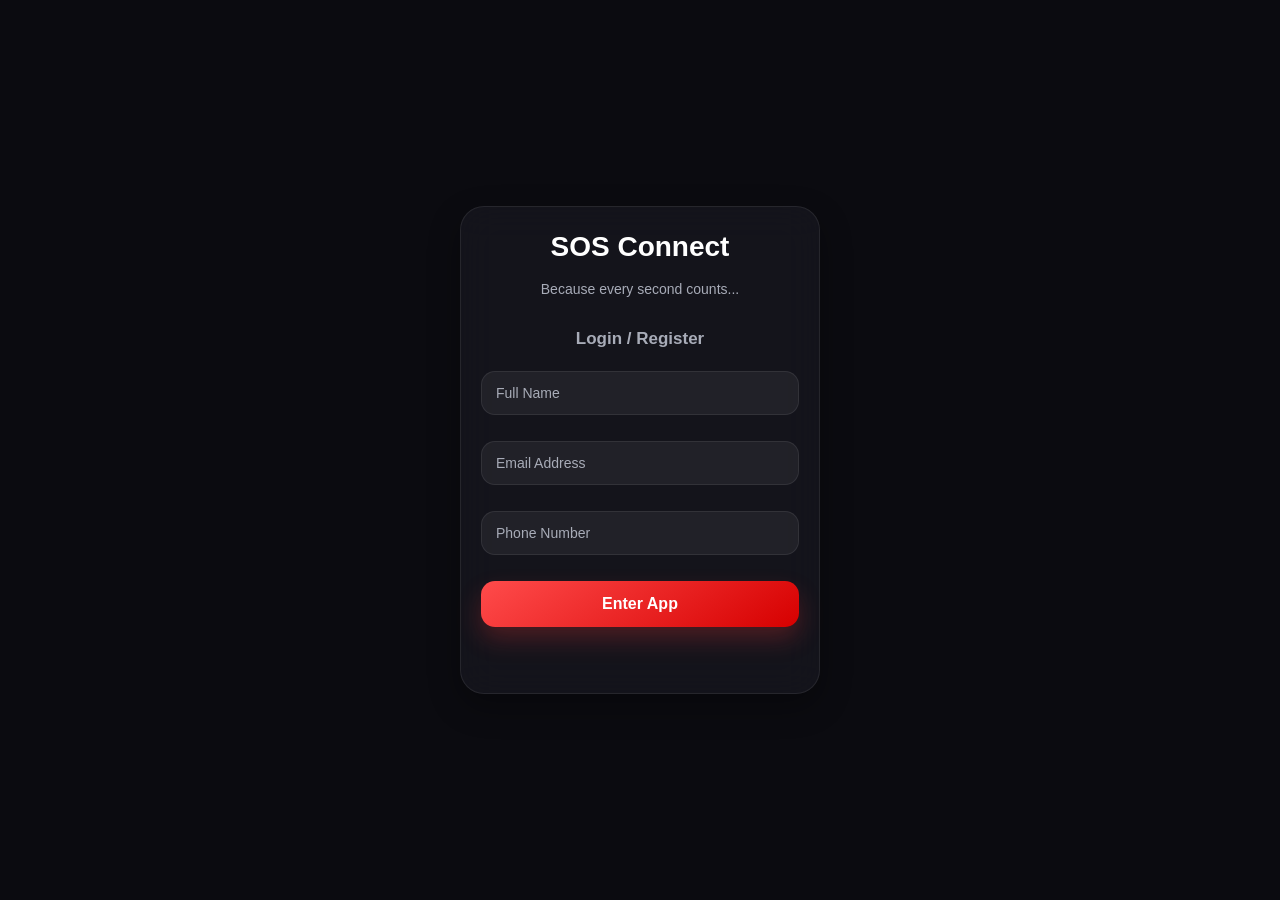
<file: login.html>
<!DOCTYPE html>
<html lang="en">
<head>
<meta charset="UTF-8">
<meta name="viewport" content="width=device-width, initial-scale=1.0">
<title>Login - SOS Connect</title>
<link rel="stylesheet" href="style.css">

<style>
body{
display:flex;
justify-content:center;
align-items:center;
min-height:100vh;
background:var(--bg-main);
}

.login-container{
width:min(92%,360px);
background:var(--card-bg);
padding:24px 20px;
border-radius:24px;
box-shadow:var(--shadow-soft);
border:1px solid var(--border-soft);
text-align:center;
}

.login-container h1{
font-size:28px;
margin-bottom:8px;
color:var(--text-main);
}

.login-container p{
font-size:14px;
color:var(--text-soft);
margin-bottom:18px;
}

.login-container input{
width:100%;
padding:13px 14px;
margin-bottom:12px;
border:none;
border-radius:14px;
background:var(--input-bg);
color:var(--text-main);
font-size:14px;
outline:none;
border:1px solid var(--border-soft);
}

.login-container button{
width:100%;
padding:14px;
border:none;
border-radius:14px;
background:linear-gradient(145deg,#ff4b4b,#d60000);
color:white;
font-size:16px;
font-weight:700;
cursor:pointer;
}

.error-text{
margin-top:10px;
font-size:13px;
color:#ff5c5c;
min-height:18px;
}
.tagline{
font-size:14px;
color:var(--text-soft);
margin-top:-4px;
margin-bottom:10px;
text-align:center;
}
</style>
</head>
<body>

<div class="login-container">
    <h1>SOS Connect</h1>
    <p class="tagline">Because every second counts...</p>
    <h2>Login / Register</h2>

  <input type="text" id="name" placeholder="Full Name">
  <input type="email" id="email" placeholder="Email Address">
  <input type="tel" id="phone" placeholder="Phone Number">

  <button onclick="saveUser()">Enter App</button>
  <div class="error-text" id="errorText"></div>
</div>

<script>
const existingUser = localStorage.getItem("user");
if(existingUser){
  window.location.href = "index.html";
}

function saveUser(){
  const name = document.getElementById("name").value.trim();
  const email = document.getElementById("email").value.trim();
  const phone = document.getElementById("phone").value.trim();
  const errorText = document.getElementById("errorText");

  if(!name || !email || !phone){
    errorText.innerText = "Please fill all fields";
    return;
  }

  if(!email.includes("@")){
    errorText.innerText = "Enter a valid email";
    return;
  }

  if(phone.length < 10){
    errorText.innerText = "Enter a valid phone number";
    return;
  }

  const user = {
    name,
    email,
    phone
  };

  localStorage.setItem("user", JSON.stringify(user));
  window.location.href = "index.html";
}
</script>

</body>
</html>
</file>
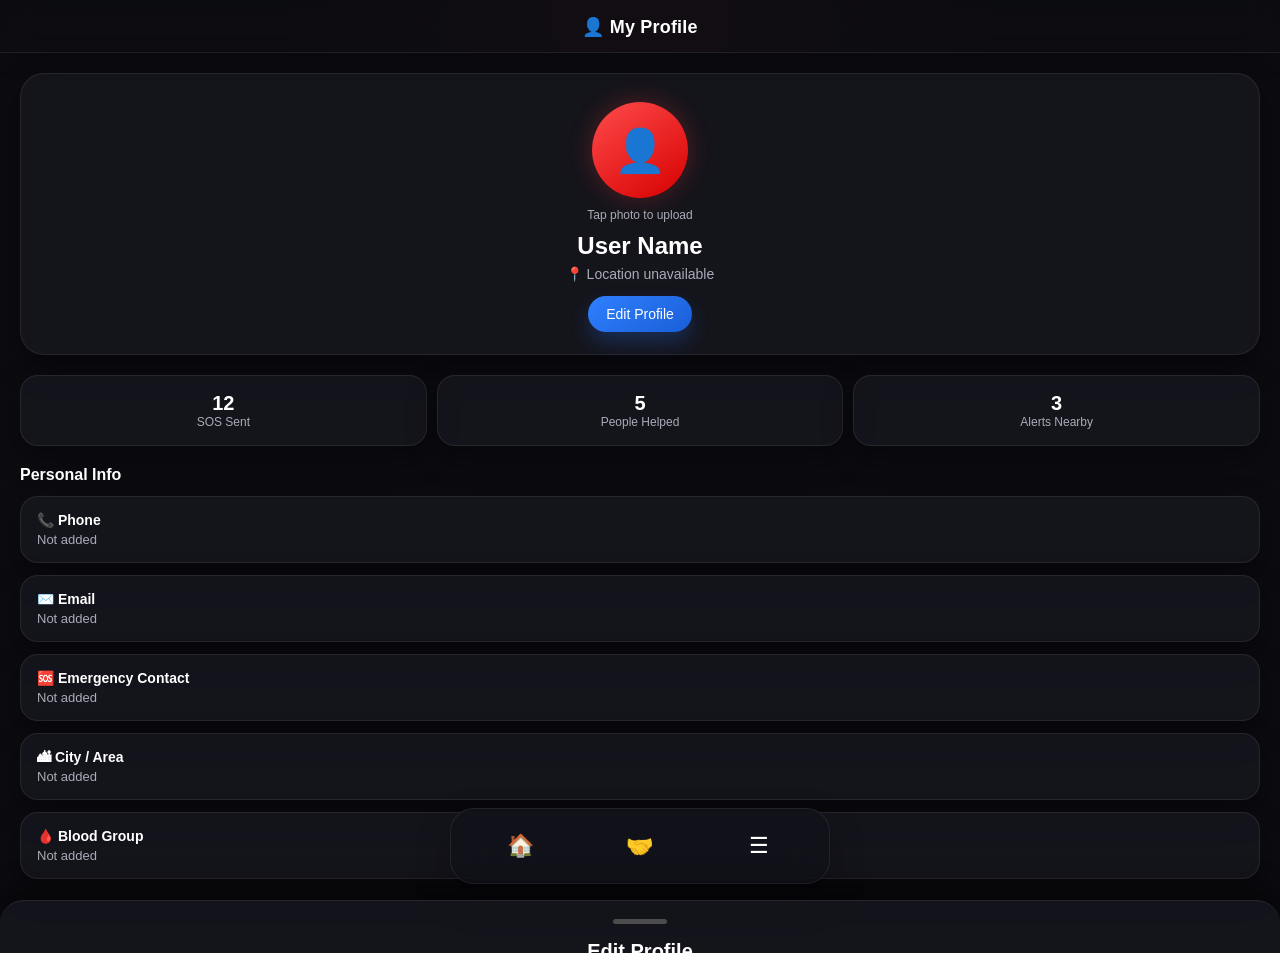
<file: profile.html>
<!DOCTYPE html>
<html lang="en">
<head>
<meta charset="UTF-8" />
<meta name="viewport" content="width=device-width, initial-scale=1.0" />
<title>Profile</title>

<script>
(function(){
  const savedTheme = localStorage.getItem("theme") || "dark";
  if(savedTheme === "light"){
    document.documentElement.classList.add("light-preload");
  }
})();
</script>

<link rel="stylesheet" href="style.css" />

<style>
.profile-page{
padding:20px;
padding-bottom:110px;
background:var(--bg-main);
min-height:100vh;
transition:background-color .4s ease,color .4s ease;
}

.profile-card{
background:linear-gradient(145deg,var(--card-bg),var(--card-bg));
border-radius:24px;
padding:28px 20px 22px;
text-align:center;
box-shadow:var(--shadow-soft);
margin-bottom:20px;
border:1px solid var(--border-soft);
transition:background-color .4s ease,color .4s ease,border-color .4s ease,box-shadow .4s ease;
}

.avatar-upload{
width:96px;
height:96px;
border-radius:50%;
background:linear-gradient(145deg,#ff4b4b,#d60000);
display:flex;
align-items:center;
justify-content:center;
margin:0 auto 14px;
overflow:hidden;
cursor:pointer;
box-shadow:0 0 24px rgba(255,59,59,0.28);
position:relative;
}

.avatar-upload img{
width:100%;
height:100%;
object-fit:cover;
display:none;
}

#avatarIcon{
font-size:42px;
color:white;
}

.avatar-edit-text{
font-size:12px;
color:var(--text-soft);
margin-top:-4px;
margin-bottom:10px;
transition:color .4s ease;
}

.profile-name{
font-size:24px;
font-weight:700;
margin-bottom:6px;
color:var(--text-main);
transition:color .4s ease;
}

.profile-location{
font-size:14px;
color:var(--text-soft);
margin-bottom:14px;
transition:color .4s ease;
}

.edit-btn{
border:none;
background:linear-gradient(145deg,#2f80ff,#1a5ed8);
color:white;
padding:10px 18px;
border-radius:999px;
font-size:14px;
cursor:pointer;
box-shadow:0 10px 20px rgba(41,121,255,0.25);
}

.stats{
display:grid;
grid-template-columns:repeat(3,1fr);
gap:10px;
margin-bottom:20px;
}

.stat-card{
background:var(--card-bg);
border-radius:18px;
padding:16px 10px;
text-align:center;
box-shadow:var(--shadow-soft);
border:1px solid var(--border-soft);
transition:background-color .4s ease,color .4s ease,border-color .4s ease,box-shadow .4s ease;
}

.stat-number{
font-size:20px;
font-weight:700;
color:var(--text-main);
transition:color .4s ease;
}

.stat-label{
font-size:12px;
color:var(--text-soft);
transition:color .4s ease;
}

.section-title{
font-size:16px;
font-weight:700;
margin-bottom:12px;
margin-top:8px;
color:var(--text-main);
transition:color .4s ease;
}

.info-list{
display:flex;
flex-direction:column;
gap:12px;
}

.info-card{
background:var(--card-bg);
border-radius:18px;
padding:15px 16px;
display:flex;
justify-content:space-between;
align-items:center;
box-shadow:var(--shadow-soft);
border:1px solid var(--border-soft);
gap:16px;
cursor:pointer;
transition:background-color .4s ease,color .4s ease,border-color .4s ease,box-shadow .4s ease;
}

.info-left{
display:flex;
flex-direction:column;
gap:4px;
}

.info-title{
font-size:14px;
color:var(--text-main);
font-weight:600;
transition:color .4s ease;
}

.info-sub{
font-size:13px;
color:var(--text-soft);
word-break:break-word;
transition:color .4s ease;
}

.toast{
position:fixed;
left:50%;
bottom:110px;
transform:translateX(-50%) translateY(20px);
background:rgba(0,200,83,0.95);
color:white;
padding:12px 18px;
border-radius:999px;
font-size:14px;
opacity:0;
pointer-events:none;
transition:.3s ease;
z-index:30;
box-shadow:0 8px 20px rgba(0,0,0,0.35);
}

.toast.show{
opacity:1;
transform:translateX(-50%) translateY(0);
}

.modal-overlay{
position:fixed;
inset:0;
background:rgba(0,0,0,0.55);
opacity:0;
pointer-events:none;
transition:.3s ease;
z-index:40;
}

.modal-overlay.show{
opacity:1;
pointer-events:auto;
}

.edit-modal{
position:fixed;
left:0;
right:0;
bottom:0;
background:var(--card-bg);
border-top-left-radius:24px;
border-top-right-radius:24px;
padding:18px 18px 24px;
transform:translateY(100%);
transition:.35s ease, background-color .4s ease, color .4s ease;
z-index:50;
box-shadow:0 -10px 30px rgba(0,0,0,0.45);
max-height:88vh;
overflow-y:auto;
border-top:1px solid var(--border-soft);
}

.edit-modal.show{
transform:translateY(0);
}

.drag-line{
width:54px;
height:5px;
border-radius:999px;
background:#4c4c4c;
margin:0 auto 16px;
}

.modal-title{
font-size:20px;
font-weight:700;
margin-bottom:16px;
text-align:center;
color:var(--text-main);
transition:color .4s ease;
}

.form-group{
margin-bottom:14px;
}

.form-label{
display:block;
font-size:13px;
color:var(--text-soft);
margin-bottom:7px;
transition:color .4s ease;
}

.form-input{
width:100%;
padding:13px 14px;
border-radius:14px;
border:1px solid var(--border-soft);
background:var(--input-bg);
color:var(--text-main);
font-size:14px;
outline:none;
transition:background-color .4s ease,color .4s ease,border-color .4s ease;
}

.form-input:focus{
border-color:#2f80ff;
box-shadow:0 0 0 3px rgba(47,128,255,0.14);
}

.modal-actions{
display:grid;
grid-template-columns:1fr 1fr;
gap:12px;
margin-top:10px;
}

.cancel-btn,
.save-btn{
border:none;
padding:14px;
border-radius:14px;
font-size:15px;
font-weight:600;
cursor:pointer;
}

.cancel-btn{
background:var(--button-bg);
color:var(--text-main);
transition:background-color .4s ease,color .4s ease;
}

.save-btn{
background:linear-gradient(145deg,#ff4b4b,#d60000);
color:white;
box-shadow:0 10px 20px rgba(255,59,59,0.22);
}

@media (max-width:768px){
.stats{
grid-template-columns:repeat(3,1fr);
}
}
</style>
</head>

<body>
<div class="app">
<header class="header">
  <h2>👤 My Profile</h2>
</header>

<div class="profile-page">
  <div class="profile-card">
    <div class="avatar-upload" onclick="triggerImageUpload()">
      <img id="profileImage" alt="Profile Photo">
      <span id="avatarIcon">👤</span>
    </div>

    <input type="file" id="profileImageInput" accept="image/*" style="display:none;">

    <div class="avatar-edit-text">Tap photo to upload</div>

    <div class="profile-name" id="profileName">User Name</div>
    <div class="profile-location" id="profileLocation">📍 Detecting location...</div>
    <button class="edit-btn" onclick="openEditModal()">Edit Profile</button>
  </div>

  <div class="stats">
    <div class="stat-card">
      <div class="stat-number">12</div>
      <div class="stat-label">SOS Sent</div>
    </div>
    <div class="stat-card">
      <div class="stat-number">5</div>
      <div class="stat-label">People Helped</div>
    </div>
    <div class="stat-card">
      <div class="stat-number">3</div>
      <div class="stat-label">Alerts Nearby</div>
    </div>
  </div>

  <div class="section-title">Personal Info</div>

  <div class="info-list">
    <div class="info-card" onclick="openEditModal()">
      <div class="info-left">
        <div class="info-title">📞 Phone</div>
        <div class="info-sub" id="profilePhone">Not added</div>
      </div>
    </div>

    <div class="info-card" onclick="openEditModal()">
      <div class="info-left">
        <div class="info-title">✉️ Email</div>
        <div class="info-sub" id="profileEmail">Not added</div>
      </div>
    </div>

    <div class="info-card" onclick="openEditModal()">
      <div class="info-left">
        <div class="info-title">🆘 Emergency Contact</div>
        <div class="info-sub" id="profileEmergency">Not added</div>
      </div>
    </div>

    <div class="info-card" onclick="openEditModal()">
      <div class="info-left">
        <div class="info-title">🏙 City / Area</div>
        <div class="info-sub" id="profileCity">Not added</div>
      </div>
    </div>

    <div class="info-card" onclick="openEditModal()">
      <div class="info-left">
        <div class="info-title">🩸 Blood Group</div>
        <div class="info-sub" id="profileBlood">Not added</div>
      </div>
    </div>
  </div>
</div>

<div class="toast" id="toast">Profile updated successfully</div>

<div class="modal-overlay" id="modalOverlay" onclick="closeEditModal()"></div>

<div class="edit-modal" id="editModal">
  <div class="drag-line"></div>
  <div class="modal-title">Edit Profile</div>

  <div class="form-group">
    <label class="form-label">Full Name</label>
    <input type="text" class="form-input" id="editName" placeholder="Enter full name">
  </div>

  <div class="form-group">
    <label class="form-label">Phone Number</label>
    <input type="tel" class="form-input" id="editPhone" placeholder="Enter phone number">
  </div>

  <div class="form-group">
    <label class="form-label">Email</label>
    <input type="email" class="form-input" id="editEmail" placeholder="Enter email">
  </div>

  <div class="form-group">
    <label class="form-label">Emergency Contact</label>
    <input type="tel" class="form-input" id="editEmergency" placeholder="Enter emergency contact">
  </div>

  <div class="form-group">
    <label class="form-label">City / Area</label>
    <input type="text" class="form-input" id="editCity" placeholder="Enter city or area">
  </div>

  <div class="form-group">
    <label class="form-label">Blood Group</label>
    <input type="text" class="form-input" id="editBlood" placeholder="Enter blood group">
  </div>

  <div class="modal-actions">
    <button class="cancel-btn" onclick="closeEditModal()">Cancel</button>
    <button class="save-btn" onclick="saveProfile()">Save Changes</button>
  </div>
</div>

<div class="fan-container" id="fanMenu">
  <button class="fan-item profile" onclick="goProfile()">👤</button>
  <button class="fan-item settings" onclick="goSettings()">⚙️</button>
</div>

<footer class="footer">
  <button onclick="goHome()">🏠</button>
  <button onclick="goVolunteers()">🤝</button>
  <button id="menuButton">☰</button>
</footer>
</div>

<script>
function applySavedTheme(){
  const savedTheme = localStorage.getItem("theme") || "dark";
  if(savedTheme === "light"){
    document.body.classList.add("light-mode");
  }else{
    document.body.classList.remove("light-mode");
  }
}

applySavedTheme();

function getStoredUser(){
  const existing = JSON.parse(localStorage.getItem("user"));
  if(existing) return existing;

  const fallbackUser = {
    name:"User Name",
    phone:"",
    email:"",
    emergencyContact:"",
    city:"",
    bloodGroup:""
  };

  localStorage.setItem("user", JSON.stringify(fallbackUser));
  return fallbackUser;
}

let user = getStoredUser();

const profileImageInput = document.getElementById("profileImageInput");
const profileImage = document.getElementById("profileImage");
const avatarIcon = document.getElementById("avatarIcon");

function loadProfilePhoto(){
  const savedPhoto = localStorage.getItem("profilePhoto");

  if(savedPhoto){
    profileImage.src = savedPhoto;
    profileImage.style.display = "block";
    avatarIcon.style.display = "none";
  }else{
    profileImage.style.display = "none";
    avatarIcon.style.display = "block";
  }
}

function triggerImageUpload(){
  profileImageInput.click();
}

profileImageInput.addEventListener("change", function(){
  const file = this.files[0];
  if(!file) return;

  const reader = new FileReader();

  reader.onload = function(e){
    const imageData = e.target.result;
    profileImage.src = imageData;
    profileImage.style.display = "block";
    avatarIcon.style.display = "none";
    localStorage.setItem("profilePhoto", imageData);
    showToast("Profile photo updated");
  };

  reader.readAsDataURL(file);
});

function renderProfile(){
  document.getElementById("profileName").innerText = user.name || "User Name";
  document.getElementById("profilePhone").innerText = user.phone || "Not added";
  document.getElementById("profileEmail").innerText = user.email || "Not added";
  document.getElementById("profileEmergency").innerText = user.emergencyContact || "Not added";
  document.getElementById("profileCity").innerText = user.city || "Not added";
  document.getElementById("profileBlood").innerText = user.bloodGroup || "Not added";
}

function openEditModal(){
  document.getElementById("editName").value = user.name || "";
  document.getElementById("editPhone").value = user.phone || "";
  document.getElementById("editEmail").value = user.email || "";
  document.getElementById("editEmergency").value = user.emergencyContact || "";
  document.getElementById("editCity").value = user.city || "";
  document.getElementById("editBlood").value = user.bloodGroup || "";

  document.getElementById("modalOverlay").classList.add("show");
  document.getElementById("editModal").classList.add("show");
}

function closeEditModal(){
  document.getElementById("modalOverlay").classList.remove("show");
  document.getElementById("editModal").classList.remove("show");
}

function showToast(message){
  const toast = document.getElementById("toast");
  toast.innerText = message;
  toast.classList.add("show");

  setTimeout(()=>{
    toast.classList.remove("show");
  },2200);
}

function saveProfile(){
  user.name = document.getElementById("editName").value.trim();
  user.phone = document.getElementById("editPhone").value.trim();
  user.email = document.getElementById("editEmail").value.trim();
  user.emergencyContact = document.getElementById("editEmergency").value.trim();
  user.city = document.getElementById("editCity").value.trim();
  user.bloodGroup = document.getElementById("editBlood").value.trim();

  if(!user.name){
    user.name = "User Name";
  }

  localStorage.setItem("user", JSON.stringify(user));
  renderProfile();
  closeEditModal();
  showToast("Profile updated successfully");
}

navigator.geolocation.getCurrentPosition(async (pos)=>{
  const lat = pos.coords.latitude;
  const lon = pos.coords.longitude;

  try{
    const url = `https://nominatim.openstreetmap.org/reverse?lat=${lat}&lon=${lon}&format=json`;
    const res = await fetch(url);
    const data = await res.json();

    const detectedPlace =
      data.address.city ||
      data.address.town ||
      data.address.village ||
      data.address.state ||
      "your area";

    document.getElementById("profileLocation").innerText = `📍 ${user.city || detectedPlace}`;
  }catch(e){
    document.getElementById("profileLocation").innerText = `📍 ${user.city || "Location unavailable"}`;
  }
},()=>{
  document.getElementById("profileLocation").innerText = `📍 ${user.city || "Location unavailable"}`;
});

function goHome(){
  window.location.href="index.html";
}

function goVolunteers(){
  window.location.href="volunteers.html";
}

function goProfile(){
  window.location.href="profile.html";
}

function goSettings(){
  window.location.href="settings.html";
}

const menuButton = document.getElementById("menuButton");
const fanMenu = document.getElementById("fanMenu");

menuButton.addEventListener("click",()=>{
  fanMenu.classList.toggle("active");
});

renderProfile();
loadProfilePhoto();
</script>
</body>
</html>
</file>
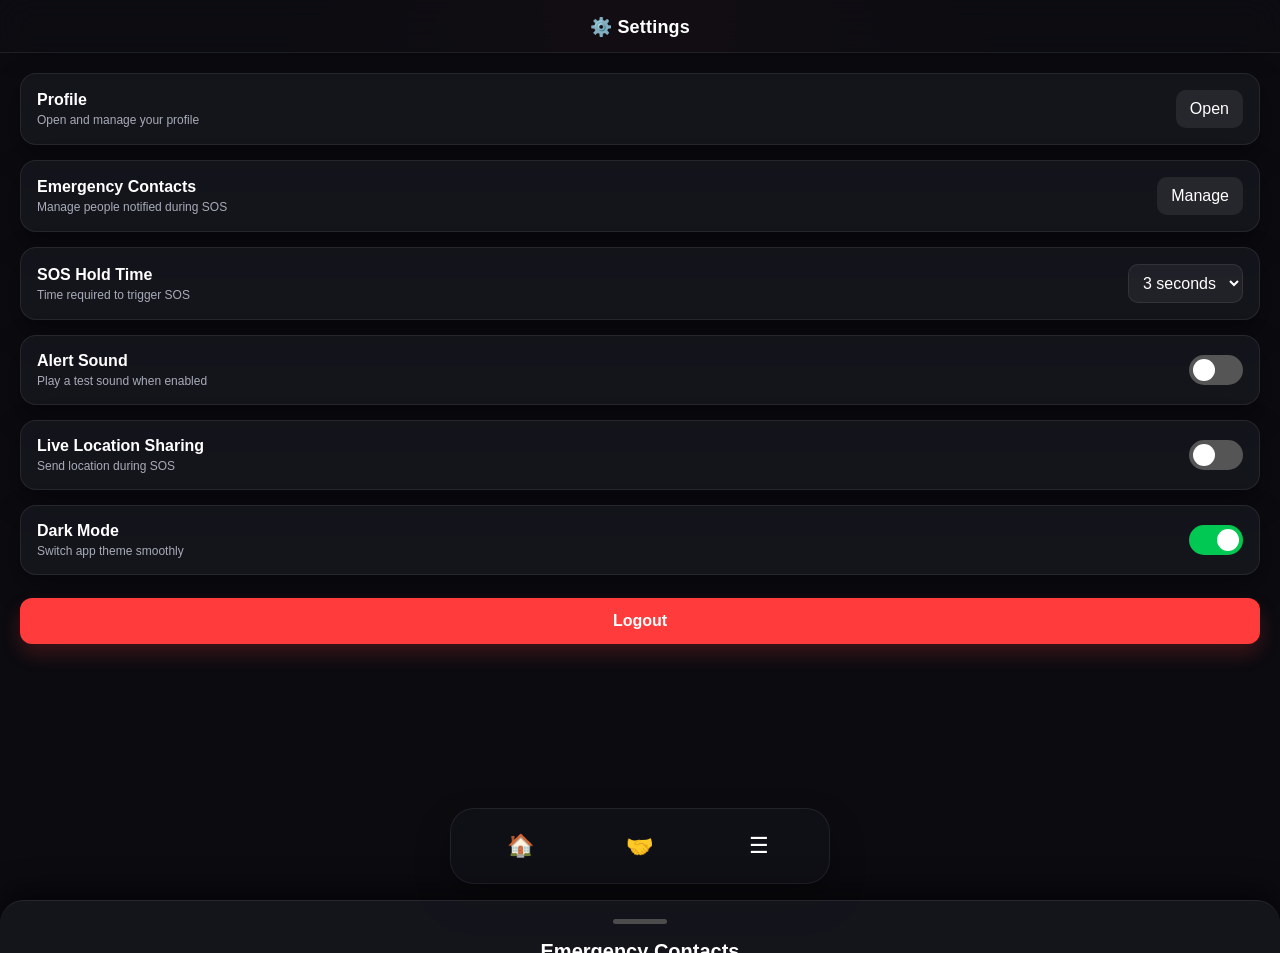
<file: settings.html>
<!DOCTYPE html>
<html lang="en">
<head>
<meta charset="UTF-8">
<meta name="viewport" content="width=device-width, initial-scale=1.0">
<title>Settings</title>

<link rel="stylesheet" href="style.css">

<style>
.settings-container{
padding:20px;
padding-bottom:110px;
min-height:100vh;
background:var(--bg-main);
transition:background-color .4s ease,color .4s ease;
}

.setting-card{
background:var(--card-bg);
border-radius:16px;
padding:16px;
margin-bottom:15px;
display:flex;
justify-content:space-between;
align-items:center;
gap:14px;
box-shadow:var(--shadow-soft);
border:1px solid var(--border-soft);
transition:
background-color .4s ease,
color .4s ease,
border-color .4s ease,
box-shadow .4s ease;
}

.setting-left{
display:flex;
flex-direction:column;
gap:4px;
}

.setting-title{
font-size:16px;
font-weight:600;
color:var(--text-main);
transition:color .4s ease;
}

.setting-sub{
font-size:12px;
color:var(--text-soft);
transition:color .4s ease;
}

.setting-btn{
background:var(--button-bg);
color:var(--text-main);
border:none;
padding:10px 14px;
border-radius:10px;
cursor:pointer;
transition:background-color .4s ease,color .4s ease,transform .2s ease;
}

.setting-btn:active{
transform:scale(.97);
}

.toggle{
width:54px;
height:30px;
background:#555;
border-radius:999px;
position:relative;
cursor:pointer;
transition:background .3s ease,transform .2s ease;
flex-shrink:0;
}

.toggle:active{
transform:scale(.97);
}

.toggle::after{
content:"";
position:absolute;
top:4px;
left:4px;
width:22px;
height:22px;
border-radius:50%;
background:white;
transition:left .3s ease;
}

.toggle.active{
background:#00c853;
}

.toggle.active::after{
left:28px;
}

.setting-select{
background:var(--input-bg);
color:var(--text-main);
border:1px solid var(--border-soft);
padding:9px 10px;
border-radius:10px;
outline:none;
transition:background-color .4s ease,color .4s ease,border-color .4s ease;
}

.logout-btn{
width:100%;
padding:14px;
margin-top:8px;
border:none;
border-radius:12px;
background:#ff3b3b;
color:white;
font-size:16px;
font-weight:600;
cursor:pointer;
box-shadow:0 10px 20px rgba(255,59,59,0.2);
}

.logout-btn:active{
transform:scale(.98);
}

/* CONTACTS MODAL */

.modal-overlay{
position:fixed;
inset:0;
background:rgba(0,0,0,0.55);
opacity:0;
pointer-events:none;
transition:.3s ease;
z-index:40;
}

.modal-overlay.show{
opacity:1;
pointer-events:auto;
}

.contacts-modal{
position:fixed;
left:0;
right:0;
bottom:0;
background:var(--card-bg);
border-top-left-radius:24px;
border-top-right-radius:24px;
padding:18px 18px 24px;
transform:translateY(100%);
transition:.35s ease, background-color .4s ease, color .4s ease;
z-index:50;
box-shadow:0 -10px 30px rgba(0,0,0,0.45);
max-height:88vh;
overflow-y:auto;
border-top:1px solid var(--border-soft);
}

.contacts-modal.show{
transform:translateY(0);
}

.drag-line{
width:54px;
height:5px;
border-radius:999px;
background:#4c4c4c;
margin:0 auto 16px;
}

.modal-title{
font-size:20px;
font-weight:700;
text-align:center;
margin-bottom:16px;
color:var(--text-main);
}

.contact-list{
display:flex;
flex-direction:column;
gap:12px;
margin-bottom:16px;
}

.contact-item{
background:var(--bg-main);
border:1px solid var(--border-soft);
border-radius:16px;
padding:14px;
display:flex;
justify-content:space-between;
align-items:flex-start;
gap:12px;
transition:background-color .4s ease,color .4s ease,border-color .4s ease;
}

.contact-main{
display:flex;
flex-direction:column;
gap:4px;
flex:1;
}

.contact-name{
font-size:15px;
font-weight:700;
color:var(--text-main);
}

.contact-meta{
font-size:13px;
color:var(--text-soft);
}

.primary-badge{
display:inline-block;
margin-top:4px;
padding:4px 8px;
border-radius:999px;
background:#00c853;
color:white;
font-size:11px;
width:fit-content;
}

.contact-actions{
display:flex;
gap:8px;
flex-shrink:0;
}

.small-btn{
border:none;
padding:8px 10px;
border-radius:10px;
cursor:pointer;
font-size:13px;
}

.edit-contact-btn{
background:#2979ff;
color:white;
}

.delete-contact-btn{
background:#ff3b3b;
color:white;
}

.primary-contact-btn{
background:var(--button-bg);
color:var(--text-main);
}

.form-box{
background:var(--bg-main);
border:1px solid var(--border-soft);
border-radius:18px;
padding:14px;
margin-top:10px;
}

.form-title{
font-size:16px;
font-weight:700;
margin-bottom:12px;
color:var(--text-main);
}

.form-group{
margin-bottom:12px;
}

.form-label{
display:block;
font-size:13px;
color:var(--text-soft);
margin-bottom:6px;
}

.form-input{
width:100%;
padding:12px 14px;
border-radius:12px;
border:1px solid var(--border-soft);
background:var(--input-bg);
color:var(--text-main);
font-size:14px;
outline:none;
transition:background-color .4s ease,color .4s ease,border-color .4s ease;
}

.form-input:focus{
border-color:#2f80ff;
box-shadow:0 0 0 3px rgba(47,128,255,0.14);
}

.modal-actions{
display:grid;
grid-template-columns:1fr 1fr;
gap:10px;
margin-top:6px;
}

.cancel-btn,
.save-btn,
.add-btn{
border:none;
padding:13px;
border-radius:12px;
font-size:15px;
font-weight:600;
cursor:pointer;
}

.cancel-btn{
background:var(--button-bg);
color:var(--text-main);
}

.save-btn{
background:linear-gradient(145deg,#ff4b4b,#d60000);
color:white;
}

.add-btn{
width:100%;
background:linear-gradient(145deg,#2f80ff,#1a5ed8);
color:white;
margin-top:6px;
}

.empty-text{
text-align:center;
font-size:14px;
color:var(--text-soft);
padding:10px 0 6px;
}

.toast{
position:fixed;
left:50%;
bottom:110px;
transform:translateX(-50%) translateY(20px);
background:rgba(0,200,83,0.95);
color:white;
padding:12px 18px;
border-radius:999px;
font-size:14px;
opacity:0;
pointer-events:none;
transition:.3s ease;
z-index:60;
box-shadow:0 8px 20px rgba(0,0,0,0.35);
}

.toast.show{
opacity:1;
transform:translateX(-50%) translateY(0);
}
</style>
</head>

<body>
<div class="app">

<header class="header">
  <h2>⚙️ Settings</h2>
</header>

<div class="settings-container">

  <div class="setting-card">
    <div class="setting-left">
      <div class="setting-title">Profile</div>
      <div class="setting-sub">Open and manage your profile</div>
    </div>
    <button class="setting-btn" onclick="goProfile()">Open</button>
  </div>

  <div class="setting-card">
    <div class="setting-left">
      <div class="setting-title">Emergency Contacts</div>
      <div class="setting-sub">Manage people notified during SOS</div>
    </div>
    <button class="setting-btn" onclick="openContactsModal()">Manage</button>
  </div>

  <div class="setting-card">
    <div class="setting-left">
      <div class="setting-title">SOS Hold Time</div>
      <div class="setting-sub">Time required to trigger SOS</div>
    </div>
    <select class="setting-select" id="holdTimeSelect">
      <option>2 seconds</option>
      <option selected>3 seconds</option>
      <option>5 seconds</option>
    </select>
  </div>

  <div class="setting-card">
    <div class="setting-left">
      <div class="setting-title">Alert Sound</div>
      <div class="setting-sub">Play a test sound when enabled</div>
    </div>
    <div class="toggle" id="soundToggle" onclick="toggleAlertSound()"></div>
  </div>

  <div class="setting-card">
    <div class="setting-left">
      <div class="setting-title">Live Location Sharing</div>
      <div class="setting-sub">Send location during SOS</div>
    </div>
    <div class="toggle" id="locationToggle" onclick="toggleSimple(this, 'liveLocation')"></div>
  </div>

  <div class="setting-card">
    <div class="setting-left">
      <div class="setting-title">Dark Mode</div>
      <div class="setting-sub">Switch app theme smoothly</div>
    </div>
    <div class="toggle" id="themeToggle" onclick="toggleTheme()"></div>
  </div>

  <button class="logout-btn" onclick="logout()">Logout</button>

</div>

<div class="modal-overlay" id="contactsOverlay" onclick="closeContactsModal()"></div>

<div class="contacts-modal" id="contactsModal">
  <div class="drag-line"></div>
  <div class="modal-title">Emergency Contacts</div>

  <div class="contact-list" id="contactList"></div>

  <button class="add-btn" onclick="startAddContact()">+ Add Contact</button>

  <div class="form-box" id="contactFormBox" style="display:none;">
    <div class="form-title" id="formTitle">Add Contact</div>

    <div class="form-group">
      <label class="form-label">Name</label>
      <input type="text" class="form-input" id="contactName" placeholder="Enter contact name">
    </div>

    <div class="form-group">
      <label class="form-label">Phone Number</label>
      <input type="tel" class="form-input" id="contactPhone" placeholder="Enter phone number">
    </div>

    <div class="form-group">
      <label class="form-label">Relationship</label>
      <input type="text" class="form-input" id="contactRelation" placeholder="Mom, Dad, Friend...">
    </div>

    <div class="modal-actions">
      <button class="cancel-btn" onclick="cancelContactForm()">Cancel</button>
      <button class="save-btn" onclick="saveContact()">Save</button>
    </div>
  </div>
</div>

<div class="toast" id="toast">Saved</div>

<div class="fan-container" id="fanMenu">
  <button class="fan-item profile" onclick="goProfile()">👤</button>
  <button class="fan-item settings" onclick="goSettings()">⚙️</button>
</div>

<footer class="footer">
  <button onclick="goHome()">🏠</button>
  <button onclick="goVolunteers()">🤝</button>
  <button id="menuButton">☰</button>
</footer>

</div>

<script>
function applySavedTheme(){
  const savedTheme = localStorage.getItem("theme") || "dark";
  if(savedTheme === "light"){
    document.body.classList.add("light-mode");
  }else{
    document.body.classList.remove("light-mode");
  }
}

applySavedTheme();

function playTingSound(){
  const audio = new Audio("https://actions.google.com/sounds/v1/alarms/beep_short.ogg");
  audio.volume = 0.8;
  audio.play().catch(()=>{});
}

function toggleAlertSound(){
  const soundToggle = document.getElementById("soundToggle");
  soundToggle.classList.toggle("active");

  const enabled = soundToggle.classList.contains("active");
  localStorage.setItem("alertSound", enabled ? "on" : "off");

  if(enabled){
    playTingSound();
  }
}

function toggleSimple(el, key){
  el.classList.toggle("active");
  const enabled = el.classList.contains("active");
  localStorage.setItem(key, enabled ? "on" : "off");
}

function toggleTheme(){
  const themeToggle = document.getElementById("themeToggle");
  const isCurrentlyDark = !document.body.classList.contains("light-mode");

  if(isCurrentlyDark){
    document.body.classList.add("light-mode");
    localStorage.setItem("theme","light");
    themeToggle.classList.remove("active");
  }else{
    document.body.classList.remove("light-mode");
    localStorage.setItem("theme","dark");
    themeToggle.classList.add("active");
  }
}

function applySavedSettings(){
  const savedSound = localStorage.getItem("alertSound");
  const savedTheme = localStorage.getItem("theme") || "dark";
  const savedLocation = localStorage.getItem("liveLocation");
  const savedHoldTime = localStorage.getItem("holdTime");

  const soundToggle = document.getElementById("soundToggle");
  const themeToggle = document.getElementById("themeToggle");
  const locationToggle = document.getElementById("locationToggle");
  const holdTimeSelect = document.getElementById("holdTimeSelect");

  if(savedTheme === "light"){
    document.body.classList.add("light-mode");
    themeToggle.classList.remove("active");
  }else{
    document.body.classList.remove("light-mode");
    themeToggle.classList.add("active");
  }

  if(savedSound === "on"){
    soundToggle.classList.add("active");
  }else{
    soundToggle.classList.remove("active");
  }

  if(savedLocation === "on"){
    locationToggle.classList.add("active");
  }else{
    locationToggle.classList.remove("active");
  }

  if(savedHoldTime){
    holdTimeSelect.value = savedHoldTime;
  }
}

document.getElementById("holdTimeSelect").addEventListener("change", function(){
  localStorage.setItem("holdTime", this.value);
});

/* CONTACTS LOGIC */

let contacts = JSON.parse(localStorage.getItem("emergencyContacts")) || [];
let editingIndex = -1;

function saveContactsToStorage(){
  localStorage.setItem("emergencyContacts", JSON.stringify(contacts));
}

function showToast(message){
  const toast = document.getElementById("toast");
  toast.innerText = message;
  toast.classList.add("show");

  setTimeout(()=>{
    toast.classList.remove("show");
  }, 2200);
}

function openContactsModal(){
  document.getElementById("contactsOverlay").classList.add("show");
  document.getElementById("contactsModal").classList.add("show");
  renderContacts();
}

function closeContactsModal(){
  document.getElementById("contactsOverlay").classList.remove("show");
  document.getElementById("contactsModal").classList.remove("show");
  cancelContactForm();
}

function renderContacts(){
  const list = document.getElementById("contactList");
  list.innerHTML = "";

  if(contacts.length === 0){
    list.innerHTML = `<div class="empty-text">No emergency contacts added yet.</div>`;
    return;
  }

  contacts.forEach((contact, index) => {
    list.innerHTML += `
      <div class="contact-item">
        <div class="contact-main">
          <div class="contact-name">${contact.name}</div>
          <div class="contact-meta">${contact.relation} • ${contact.phone}</div>
          ${contact.primary ? '<span class="primary-badge">Primary Contact</span>' : ''}
        </div>

        <div class="contact-actions">
          <button class="small-btn primary-contact-btn" onclick="makePrimary(${index})">★</button>
          <button class="small-btn edit-contact-btn" onclick="editContact(${index})">Edit</button>
          <button class="small-btn delete-contact-btn" onclick="deleteContact(${index})">Delete</button>
        </div>
      </div>
    `;
  });
}

function startAddContact(){
  editingIndex = -1;
  document.getElementById("formTitle").innerText = "Add Contact";
  document.getElementById("contactFormBox").style.display = "block";
  document.getElementById("contactName").value = "";
  document.getElementById("contactPhone").value = "";
  document.getElementById("contactRelation").value = "";
}

function editContact(index){
  editingIndex = index;
  const contact = contacts[index];

  document.getElementById("formTitle").innerText = "Edit Contact";
  document.getElementById("contactFormBox").style.display = "block";
  document.getElementById("contactName").value = contact.name;
  document.getElementById("contactPhone").value = contact.phone;
  document.getElementById("contactRelation").value = contact.relation;
}

function cancelContactForm(){
  editingIndex = -1;
  document.getElementById("contactFormBox").style.display = "none";
  document.getElementById("contactName").value = "";
  document.getElementById("contactPhone").value = "";
  document.getElementById("contactRelation").value = "";
}

function saveContact(){
  const name = document.getElementById("contactName").value.trim();
  const phone = document.getElementById("contactPhone").value.trim();
  const relation = document.getElementById("contactRelation").value.trim();

  if(!name || !phone || !relation){
    showToast("Fill all contact details");
    return;
  }

  if(editingIndex === -1){
    contacts.push({
      name,
      phone,
      relation,
      primary: contacts.length === 0
    });
    showToast("Contact added");
  }else{
    const wasPrimary = contacts[editingIndex].primary;
    contacts[editingIndex] = {
      name,
      phone,
      relation,
      primary: wasPrimary
    };
    showToast("Contact updated");
  }

  saveContactsToStorage();
  renderContacts();
  cancelContactForm();
}

function deleteContact(index){
  const wasPrimary = contacts[index].primary;
  contacts.splice(index, 1);

  if(wasPrimary && contacts.length > 0){
    contacts[0].primary = true;
  }

  saveContactsToStorage();
  renderContacts();
  showToast("Contact deleted");
}

function makePrimary(index){
  contacts = contacts.map((contact, i) => ({
    ...contact,
    primary: i === index
  }));

  saveContactsToStorage();
  renderContacts();
  showToast("Primary contact updated");
}

/* NAVIGATION */

function logout(){
  localStorage.clear();
  window.location.href = "login.html";
}

function goHome(){
  window.location.href = "index.html";
}

function goVolunteers(){
  window.location.href = "volunteers.html";
}

function goProfile(){
  window.location.href = "profile.html";
}

function goSettings(){
  window.location.href = "settings.html";
}

const menuButton = document.getElementById("menuButton");
const fanMenu = document.getElementById("fanMenu");

menuButton.addEventListener("click", ()=>{
  fanMenu.classList.toggle("active");
});

applySavedSettings();
</script>
</body>
</html>
</file>
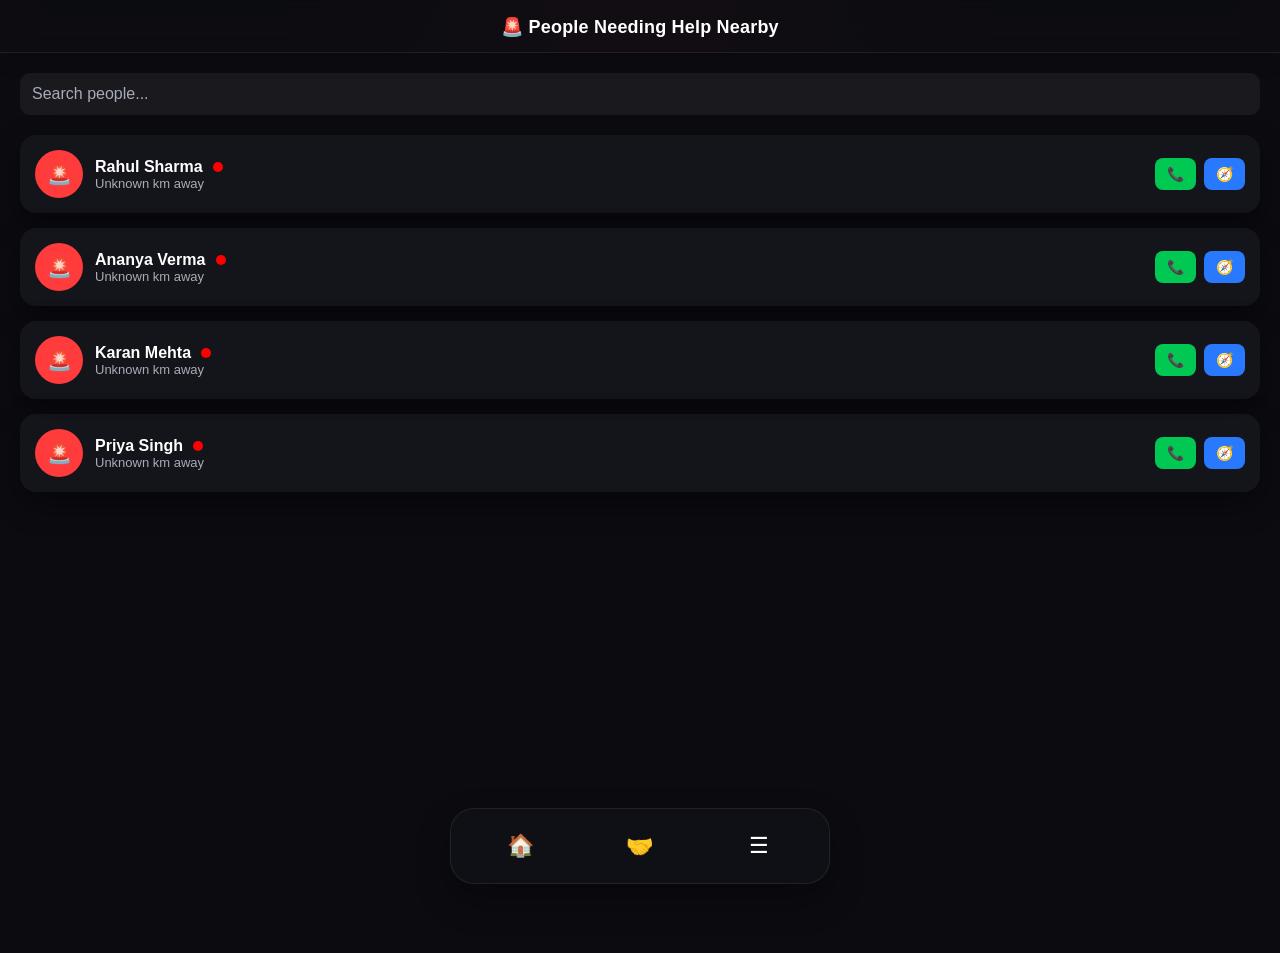
<file: volunteers.html>
<!DOCTYPE html>
<html lang="en">
<head>
<meta charset="UTF-8">
<meta name="viewport" content="width=device-width, initial-scale=1.0">
<title>People Needing Help Nearby</title>

<script>
(function(){
  const savedTheme = localStorage.getItem("theme") || "dark";
  if(savedTheme === "light"){
    document.documentElement.classList.add("light-preload");
  }
})();
</script>

<link rel="stylesheet" href="style.css">

<style>
.volunteer-page{
padding:20px;
padding-bottom:110px;
min-height:100vh;
background:var(--bg-main);
transition:background-color .4s ease,color .4s ease;
}

.search-box{
width:100%;
padding:12px;
border-radius:10px;
border:none;
margin-bottom:20px;
font-size:16px;
background:var(--input-bg);
color:var(--text-main);
transition:background-color .4s ease,color .4s ease;
}

.volunteer-card{
background:var(--card-bg);
border-radius:16px;
padding:15px;
display:flex;
align-items:center;
justify-content:space-between;
margin-bottom:15px;
box-shadow:var(--shadow-soft);
transition:background-color .4s ease,color .4s ease,box-shadow .4s ease;
}

.volunteer-left{
display:flex;
align-items:center;
gap:12px;
}

.avatar{
width:48px;
height:48px;
border-radius:50%;
background:#ff3b3b;
display:flex;
align-items:center;
justify-content:center;
font-size:20px;
color:white;
}

.volunteer-info h3{
font-size:16px;
color:var(--text-main);
transition:color .4s ease;
}

.volunteer-info p{
font-size:13px;
color:var(--text-soft);
transition:color .4s ease;
}

.status{
width:10px;
height:10px;
background:#ff0000;
border-radius:50%;
display:inline-block;
margin-left:6px;
}

.volunteer-actions{
display:flex;
align-items:center;
gap:8px;
}

.volunteer-actions button{
padding:8px 12px;
border:none;
border-radius:8px;
cursor:pointer;
font-size:14px;
}

.call-btn{
background:#00c853;
color:white;
}

.loc-btn{
background:#2979ff;
color:white;
}
</style>
</head>

<body>
<div class="app">

<header class="header">
  <h2>🚨 People Needing Help Nearby</h2>
</header>

<div class="volunteer-page">
  <input 
    type="text" 
    class="search-box" 
    placeholder="Search people..."
    onkeyup="searchPeople()"
    id="searchInput">

  <div id="volunteerList"></div>
</div>

<div class="fan-container" id="fanMenu">
  <button class="fan-item profile" onclick="goProfile()">👤</button>
  <button class="fan-item settings" onclick="goSettings()">⚙️</button>
</div>

<footer class="footer">
  <button onclick="goHome()">🏠</button>
  <button onclick="goVolunteers()">🤝</button>
  <button id="menuButton">☰</button>
</footer>

</div>

<script>
function applySavedTheme(){
  const savedTheme = localStorage.getItem("theme") || "dark";
  if(savedTheme === "light"){
    document.body.classList.add("light-mode");
  }else{
    document.body.classList.remove("light-mode");
  }
}

applySavedTheme();

let userLat;
let userLon;

const helpRequests=[
  {name:"Rahul Sharma",phone:"9876543210",lat:28.6139,lon:77.2090},
  {name:"Ananya Verma",phone:"9812345678",lat:28.6200,lon:77.2105},
  {name:"Karan Mehta",phone:"9898989898",lat:28.6100,lon:77.2150},
  {name:"Priya Singh",phone:"9871234567",lat:28.6085,lon:77.2005}
];

navigator.geolocation.getCurrentPosition(pos=>{
  userLat=pos.coords.latitude;
  userLon=pos.coords.longitude;
  renderRequests();
},()=>{
  renderRequests();
});

function getDistance(lat1,lon1,lat2,lon2){
  const R=6371;
  let dLat=(lat2-lat1)*Math.PI/180;
  let dLon=(lon2-lon1)*Math.PI/180;

  let a=
    Math.sin(dLat/2)*Math.sin(dLat/2)+
    Math.cos(lat1*Math.PI/180)*Math.cos(lat2*Math.PI/180)*
    Math.sin(dLon/2)*Math.sin(dLon/2);

  let c=2*Math.atan2(Math.sqrt(a),Math.sqrt(1-a));
  return (R*c).toFixed(2);
}

function renderRequests(){
  let container=document.getElementById("volunteerList");
  container.innerHTML="";

  helpRequests.forEach(p=>{
    let distance = (userLat && userLon) ? getDistance(userLat,userLon,p.lat,p.lon) : "Unknown";

    container.innerHTML += `
      <div class="volunteer-card">
        <div class="volunteer-left">
          <div class="avatar">🚨</div>
          <div class="volunteer-info">
            <h3>${p.name} <span class="status"></span></h3>
            <p>${distance} km away</p>
          </div>
        </div>

        <div class="volunteer-actions">
          <button class="call-btn" onclick="callUser('${p.phone}')">📞</button>
          <button class="loc-btn" onclick="openDirections(${p.lat},${p.lon})">🧭</button>
        </div>
      </div>
    `;
  });
}

function callUser(phone){
  window.location.href="tel:"+phone;
}

function openDirections(lat,lon){
  window.open(`https://www.google.com/maps/dir/?api=1&destination=${lat},${lon}`);
}

function searchPeople(){
  let input=document.getElementById("searchInput").value.toLowerCase();
  let cards=document.getElementsByClassName("volunteer-card");

  for(let i=0;i<cards.length;i++){
    let name=cards[i].innerText.toLowerCase();
    cards[i].style.display = name.includes(input) ? "flex" : "none";
  }
}

function goHome(){
  window.location.href="index.html";
}

function goVolunteers(){
  window.location.href="volunteers.html";
}

function goProfile(){
  window.location.href="profile.html";
}

function goSettings(){
  window.location.href="settings.html";
}

const menuButton = document.getElementById("menuButton");
const fanMenu = document.getElementById("fanMenu");

menuButton.addEventListener("click",()=>{
  fanMenu.classList.toggle("active");
});
</script>
</body>
</html>
</file>
<file: style.css>
:root{
    --bg-main:#0b0b10;
    --bg-secondary:rgba(14,14,20,0.72);
    --text-main:#ffffff;
    --text-soft:#a8acb8;
    --card-bg:rgba(24,24,32,0.72);
    --button-bg:rgba(255,255,255,0.08);
    --input-bg:rgba(255,255,255,0.06);
    --border-soft:rgba(255,255,255,0.08);
    --shadow-soft:0 12px 32px rgba(0,0,0,0.32);
    --blur:blur(18px);
    --red-main:#ff3b3b;
    --red-dark:#d60000;
    --red-soft:#ff7d7d;
    --blue-main:#2f80ff;
    }
    
    body.light-mode{
    --bg-main:#f4f6fb;
    --bg-secondary:rgba(255,255,255,0.74);
    --text-main:#101114;
    --text-soft:#646b78;
    --card-bg:rgba(255,255,255,0.76);
    --button-bg:rgba(0,0,0,0.05);
    --input-bg:rgba(0,0,0,0.04);
    --border-soft:rgba(0,0,0,0.08);
    --shadow-soft:0 12px 28px rgba(0,0,0,0.08);
    }
    
    *{
    box-sizing:border-box;
    margin:0;
    padding:0;
    font-family:-apple-system,BlinkMacSystemFont,"Segoe UI",Roboto,sans-serif;
    }
    
    html,body{
    height:100%;
    }
    
    body{
    background:
    radial-gradient(circle at top, rgba(255,59,59,0.10), transparent 28%),
    linear-gradient(to bottom, #08090d, #11131a);
    color:var(--text-main);
    transition:background .45s ease,color .45s ease;
    overflow-x:hidden;
    }
    
    body.light-mode{
    background:
    radial-gradient(circle at top, rgba(255,90,90,0.10), transparent 24%),
    linear-gradient(to bottom, #f8f9fd, #edf2f8);
    }
    
    body.light-preload{
    background:
    radial-gradient(circle at top, rgba(255,90,90,0.10), transparent 24%),
    linear-gradient(to bottom, #f8f9fd, #edf2f8);
    }
    
    button,
    input,
    select{
    font:inherit;
    }
    
    button{
    -webkit-tap-highlight-color:transparent;
    }
    
    .app{
    display:flex;
    flex-direction:column;
    height:100vh;
    position:relative;
    }
    
    /* HEADER */
    
    .header{
    padding:16px 18px 14px;
    text-align:center;
    background:var(--bg-secondary);
    color:var(--text-main);
    border-bottom:1px solid var(--border-soft);
    backdrop-filter:var(--blur);
    -webkit-backdrop-filter:var(--blur);
    box-shadow:0 6px 22px rgba(0,0,0,0.12);
    z-index:30;
    position:relative;
    }
    
    .header h2{
    font-size:18px;
    font-weight:700;
    letter-spacing:.2px;
    }
    
    #userInfo{
    margin-top:6px;
    font-size:13px;
    color:var(--text-soft);
    transition:color .35s ease;
    }
    
    /* MAIN */
    
    .main{
    flex:1;
    position:relative;
    overflow:hidden;
    }
    
    /* MAP */
    
    #map{
    position:absolute;
    inset:0;
    width:100%;
    height:100%;
    z-index:1;
    filter:saturate(1.05) contrast(1.02);
    }
    
    /* SOS */
    
    .sos-wrapper{
        position:absolute;
        top:50%;
        left:50%;
        transform:translate(-50%,-50%);
        display:flex;
        justify-content:center;
        align-items:center;
        z-index:20;
        pointer-events:none;
        }
        
        .radar{
        position:absolute;
        width:260px;
        height:260px;
        border-radius:50%;
        background:radial-gradient(circle, rgba(255,0,0,0.18) 0%, rgba(255,0,0,0.08) 45%, rgba(255,0,0,0) 72%);
        animation:radarPulse 2.2s infinite;
        pointer-events:none;
        z-index:1;
        filter:blur(1px);
        }
        
        @keyframes radarPulse{
        0%{
        transform:scale(.58);
        opacity:.72;
        }
        70%{
        transform:scale(1.3);
        opacity:0;
        }
        100%{
        transform:scale(1.34);
        opacity:0;
        }
        }
        
        .sos-button{
        position:relative;
        z-index:25;
        pointer-events:auto;
        width:170px;
        height:170px;
        border-radius:50%;
        border:1px solid rgba(255,255,255,0.12);
        font-size:34px;
        font-weight:800;
        letter-spacing:1px;
        color:white;
        background:radial-gradient(circle at top, #ff8686 0%, #ff3b3b 38%, #d60000 100%);
        cursor:pointer;
        box-shadow:
        0 0 24px rgba(255,59,59,0.35),
        0 0 55px rgba(255,0,0,0.12),
        0 18px 35px rgba(0,0,0,0.28);
        touch-action:manipulation;
        animation:sosIdlePulse 2.2s infinite ease-in-out;
        overflow:visible;
        }
        
        .sos-button::before,
        .sos-button::after{
        content:"";
        position:absolute;
        top:50%;
        left:50%;
        width:100%;
        height:100%;
        border-radius:50%;
        transform:translate(-50%,-50%) scale(1);
        pointer-events:none;
        z-index:-1;
        border:2px solid rgba(255,59,59,0.35);
        box-shadow:0 0 25px rgba(255,0,0,0.12);
        opacity:0;
        }
        
        .sos-button::before{
        animation:sosWave 2s infinite;
        }
        
        .sos-button::after{
        animation:sosWave 2s infinite 1s;
        }
        
        @keyframes sosIdlePulse{
        0%{
        transform:scale(1);
        box-shadow:
        0 0 24px rgba(255,59,59,0.35),
        0 0 55px rgba(255,0,0,0.12),
        0 18px 35px rgba(0,0,0,0.28);
        }
        50%{
        transform:scale(1.035);
        box-shadow:
        0 0 34px rgba(255,59,59,0.52),
        0 0 75px rgba(255,0,0,0.2),
        0 20px 40px rgba(0,0,0,0.32);
        }
        100%{
        transform:scale(1);
        box-shadow:
        0 0 24px rgba(255,59,59,0.35),
        0 0 55px rgba(255,0,0,0.12),
        0 18px 35px rgba(0,0,0,0.28);
        }
        }
        
        @keyframes sosWave{
        0%{
        transform:translate(-50%,-50%) scale(1);
        opacity:.65;
        }
        70%{
        transform:translate(-50%,-50%) scale(1.7);
        opacity:0;
        }
        100%{
        transform:translate(-50%,-50%) scale(1.9);
        opacity:0;
        }
        }
        
        .sos-button:active{
        transform:scale(.98);
        }
        
        @media(max-width:768px){
        .sos-button{
        width:142px;
        height:142px;
        font-size:28px;
        }
        
        .radar{
        width:210px;
        height:210px;
        }
        }
    
    /* FOOTER */
    
    .footer{
    position:fixed;
    left:50%;
    bottom:16px;
    transform:translateX(-50%);
    display:flex;
    justify-content:space-around;
    align-items:center;
    width:min(92%,380px);
    padding:10px;
    border-radius:24px;
    background:rgba(18,18,26,0.70);
    border:1px solid var(--border-soft);
    backdrop-filter:var(--blur);
    -webkit-backdrop-filter:var(--blur);
    box-shadow:0 16px 35px rgba(0,0,0,0.25);
    z-index:40;
    }
    
    body.light-mode .footer{
    background:rgba(255,255,255,0.76);
    }
    
    .footer button{
    width:54px;
    height:54px;
    border-radius:16px;
    border:none;
    font-size:22px;
    cursor:pointer;
    background:transparent;
    color:var(--text-main);
    transition:transform .2s ease, background-color .25s ease, color .25s ease;
    }
    
    .footer button:hover{
    background:rgba(255,255,255,0.07);
    }
    
    body.light-mode .footer button:hover{
    background:rgba(0,0,0,0.05);
    }
    
    .footer button:active{
    transform:scale(.94);
    }
    
    /* LOGIN */
    
    .login-container{
    width:min(92%,370px);
    margin:auto;
    padding:26px 22px;
    display:flex;
    flex-direction:column;
    gap:14px;
    background:var(--card-bg);
    border:1px solid var(--border-soft);
    border-radius:28px;
    box-shadow:var(--shadow-soft);
    backdrop-filter:var(--blur);
    -webkit-backdrop-filter:var(--blur);
    }
    
    .login-container h1{
    font-size:28px;
    text-align:center;
    margin-bottom:2px;
    color:var(--text-main);
    }
    
    .login-container h2{
    font-size:17px;
    text-align:center;
    font-weight:600;
    color:var(--text-soft);
    margin-bottom:8px;
    }
    
    .login-container input{
    padding:14px 15px;
    border-radius:16px;
    border:1px solid var(--border-soft);
    background:var(--input-bg);
    color:var(--text-main);
    outline:none;
    transition:background-color .35s ease,color .35s ease,border-color .35s ease,box-shadow .35s ease;
    }
    
    .login-container input:focus{
    border-color:rgba(47,128,255,0.55);
    box-shadow:0 0 0 4px rgba(47,128,255,0.12);
    }
    
    .login-container button{
    padding:14px;
    border:none;
    border-radius:16px;
    background:linear-gradient(145deg,var(--red-main),var(--red-dark));
    color:white;
    font-size:16px;
    font-weight:700;
    cursor:pointer;
    box-shadow:0 12px 24px rgba(255,59,59,0.24);
    transition:transform .2s ease, filter .2s ease;
    }
    
    .login-container button:active{
    transform:scale(.98);
    }
    
    .login-container button:hover{
    filter:brightness(1.03);
    }
    
    /* VOLUNTEER OLD GENERIC */
    
    .volunteer-list{
    padding:20px;
    }
    
    .volunteer{
    background:var(--card-bg);
    padding:15px;
    margin-bottom:10px;
    border-radius:16px;
    color:var(--text-main);
    transition:background-color .35s ease,color .35s ease,box-shadow .35s ease,border-color .35s ease;
    box-shadow:var(--shadow-soft);
    border:1px solid var(--border-soft);
    backdrop-filter:var(--blur);
    -webkit-backdrop-filter:var(--blur);
    }
    
    /* PROFILE + SETTINGS GENERIC */
    
    .profile-box,
    .settings-box{
    padding:20px;
    }
    
    /* FAN MENU */
    
    .fan-container{
    position:fixed;
    bottom:94px;
    right:22px;
    display:flex;
    flex-direction:column;
    align-items:center;
    gap:12px;
    z-index:45;
    pointer-events:none;
    }
    
    .fan-container.active{
    pointer-events:auto;
    }
    
    .fan-item{
    width:58px;
    height:58px;
    border-radius:50%;
    border:1px solid var(--border-soft);
    font-size:22px;
    background:rgba(25,25,32,0.74);
    color:var(--text-main);
    cursor:pointer;
    opacity:0;
    transform:scale(0);
    transition:all .35s ease, background-color .35s ease, color .35s ease, border-color .35s ease;
    backdrop-filter:var(--blur);
    -webkit-backdrop-filter:var(--blur);
    box-shadow:0 12px 30px rgba(0,0,0,0.24);
    }
    
    body.light-mode .fan-item{
    background:rgba(255,255,255,0.82);
    }
    
    .fan-container.active .profile{
    transform:translate(-74px,-26px) scale(1);
    opacity:1;
    }
    
    .fan-container.active .settings{
    transform:translate(-28px,-102px) scale(1);
    opacity:1;
    }
    
    /* COMMON POLISH */
    
    input::placeholder{
    color:var(--text-soft);
    opacity:1;
    }
    
    select{
    border-radius:12px;
    }
    
    a{
    color:inherit;
    text-decoration:none;
    }
    
    /* SCROLLBAR */
    
    ::-webkit-scrollbar{
    width:8px;
    height:8px;
    }
    
    ::-webkit-scrollbar-thumb{
    background:rgba(255,255,255,0.12);
    border-radius:999px;
    }
    
    body.light-mode ::-webkit-scrollbar-thumb{
    background:rgba(0,0,0,0.12);
    }
    
    /* RESPONSIVE */
    
    @media(max-width:768px){
    .header{
    padding:15px 14px 13px;
    }
    
    .header h2{
    font-size:17px;
    }
    
    .sos-button{
    width:142px;
    height:142px;
    font-size:28px;
    }
    
    .radar{
    width:210px;
    height:210px;
    }
    
    .footer{
    width:min(94%,360px);
    bottom:14px;
    padding:9px;
    }
    
    .footer button{
    width:52px;
    height:52px;
    font-size:21px;
    }
    
    .fan-container{
    right:18px;
    bottom:90px;
    }
    
    .fan-item{
    width:56px;
    height:56px;
    }
    }
    
    @media(max-width:480px){
    .login-container{
    width:min(92%,340px);
    padding:22px 18px;
    border-radius:24px;
    }
    
    .login-container h1{
    font-size:24px;
    }
    
    .sos-button{
    width:132px;
    height:132px;
    font-size:24px;
    }
    
    .radar{
    width:190px;
    height:190px;
    }
    
    .footer{
    border-radius:22px;
    }
    }
</file>
